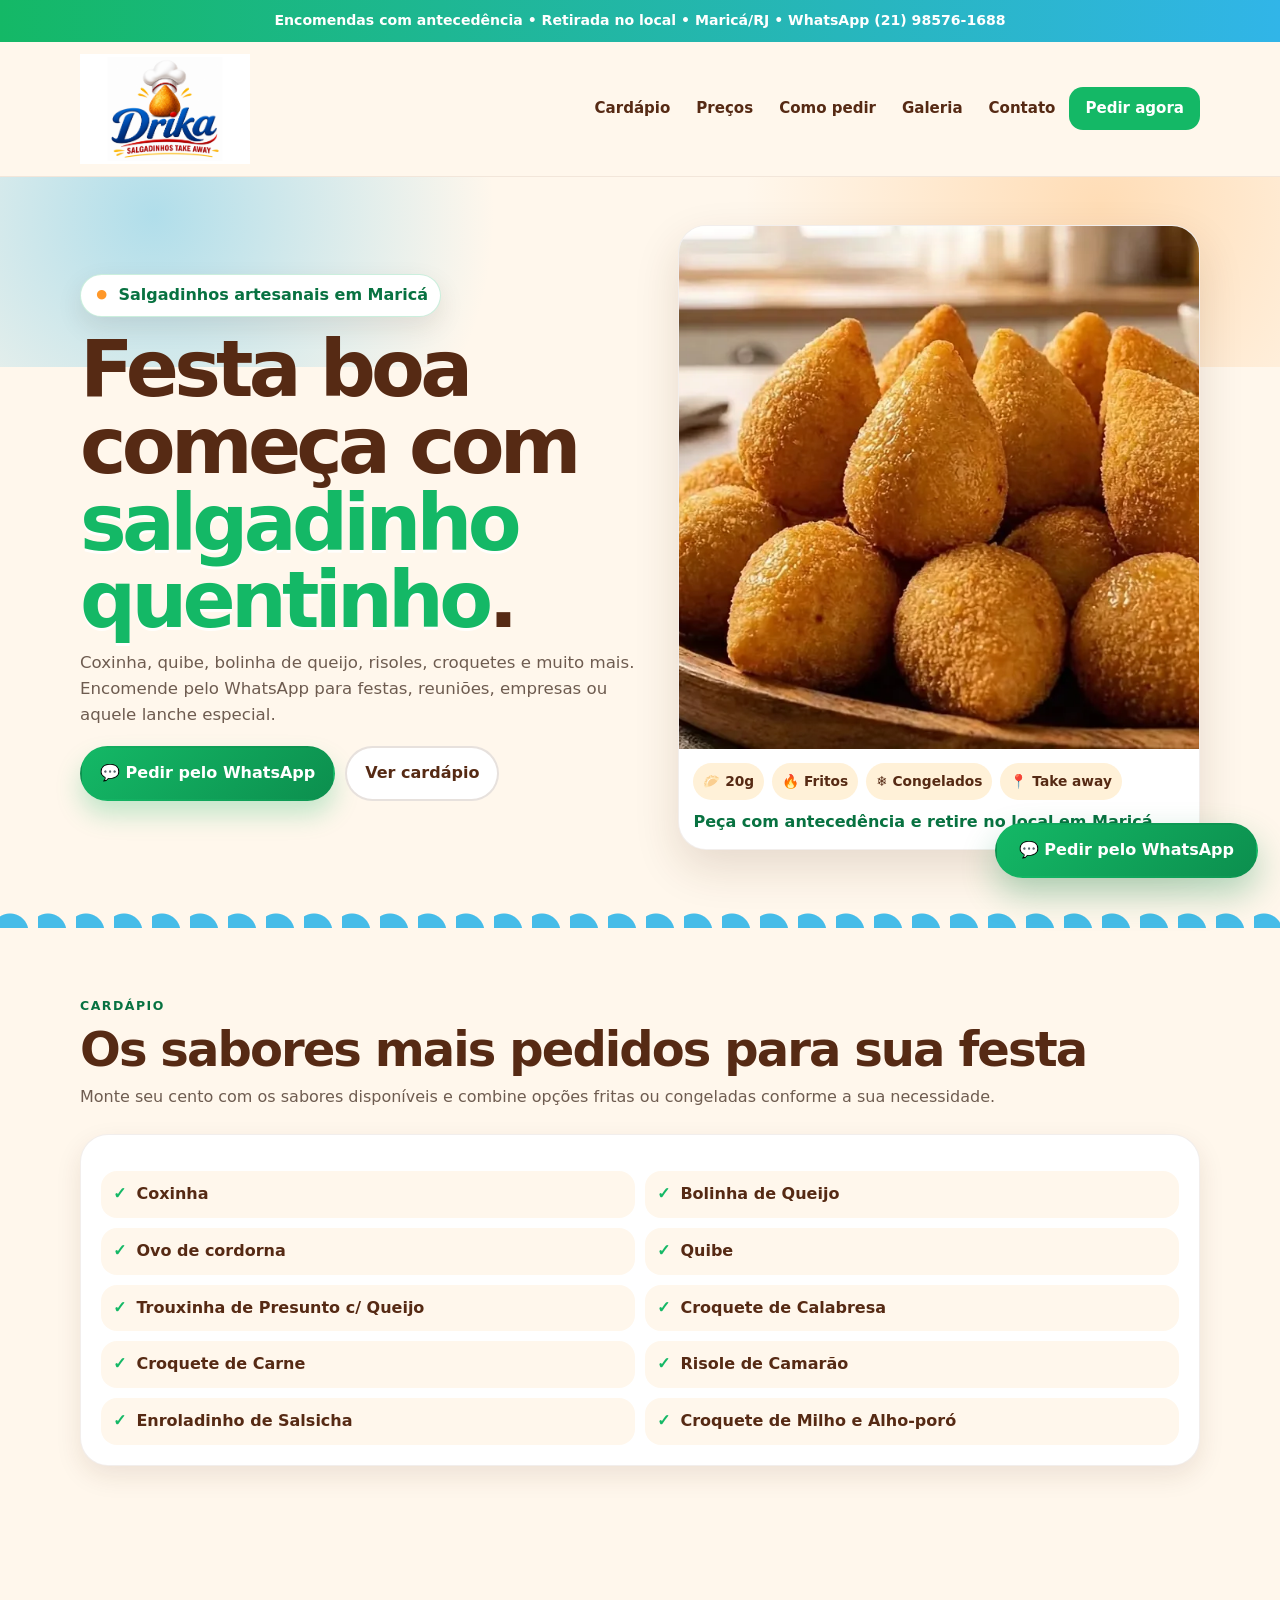
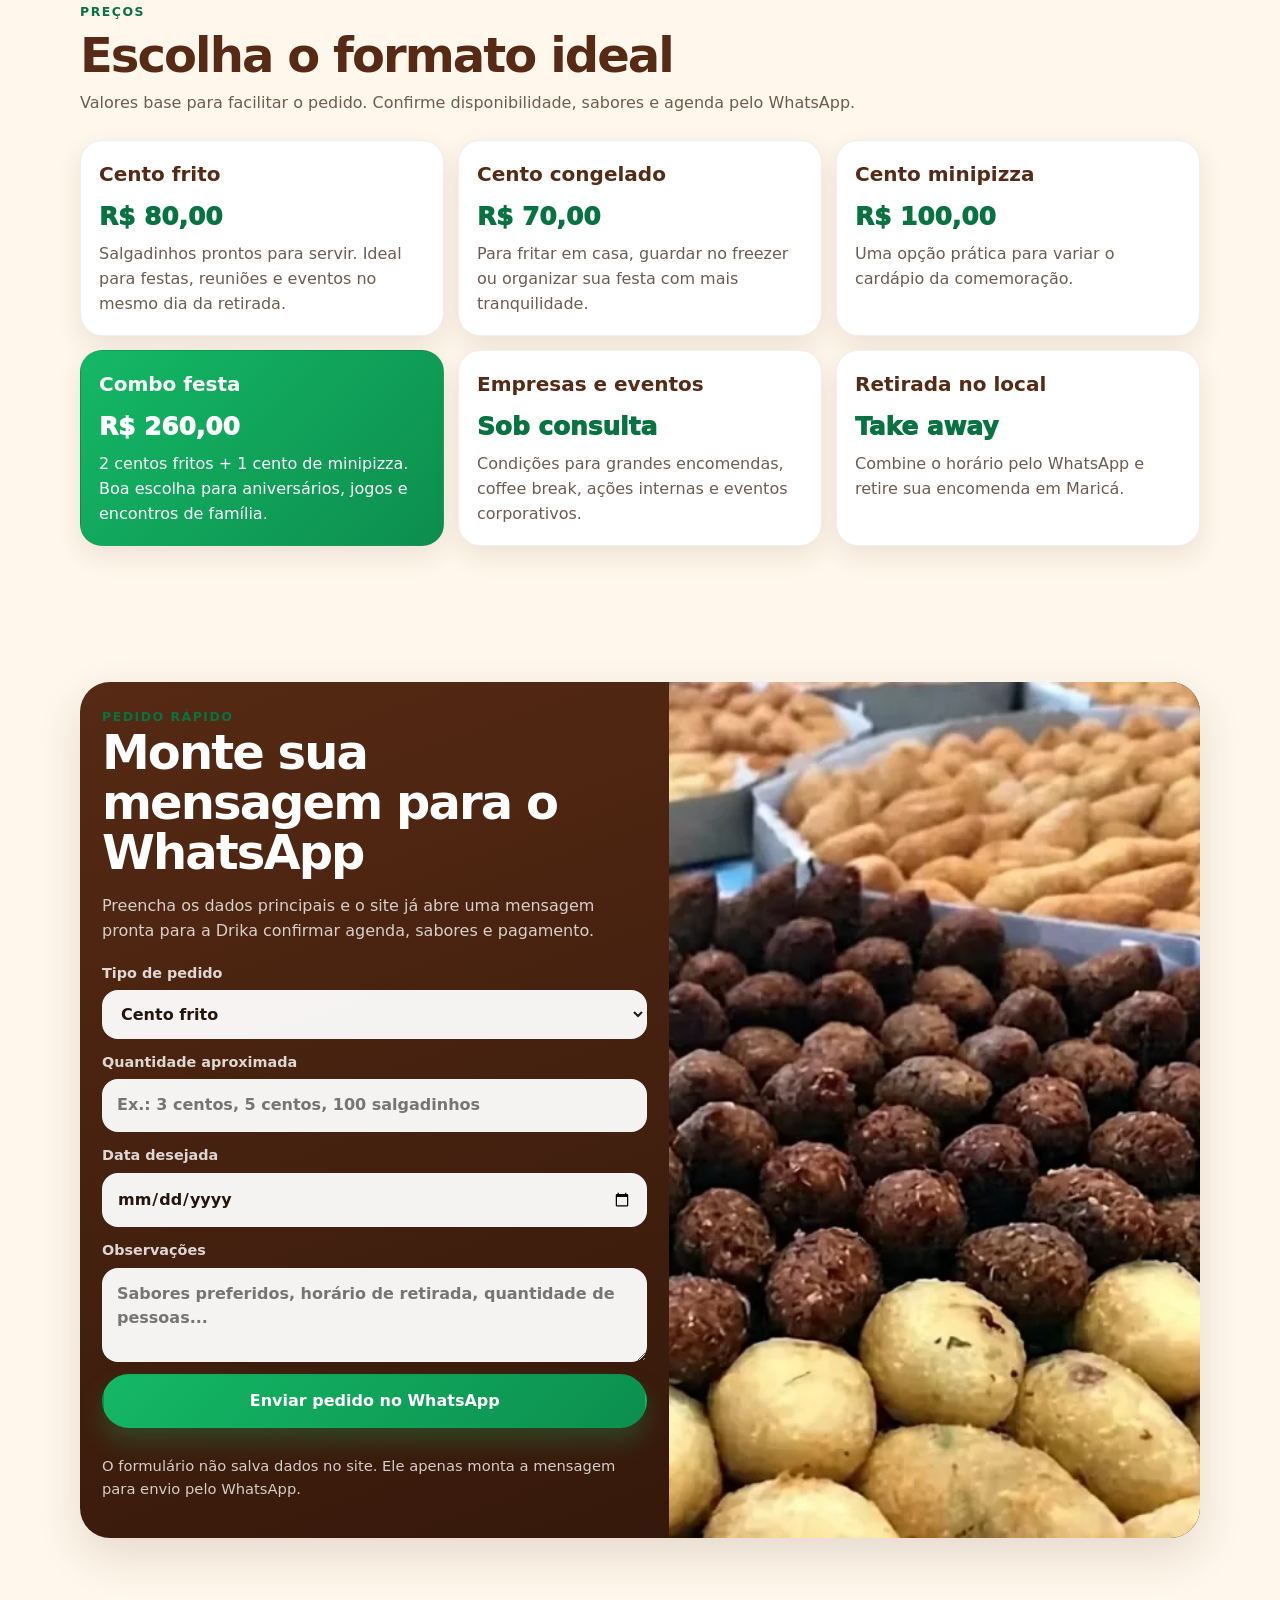
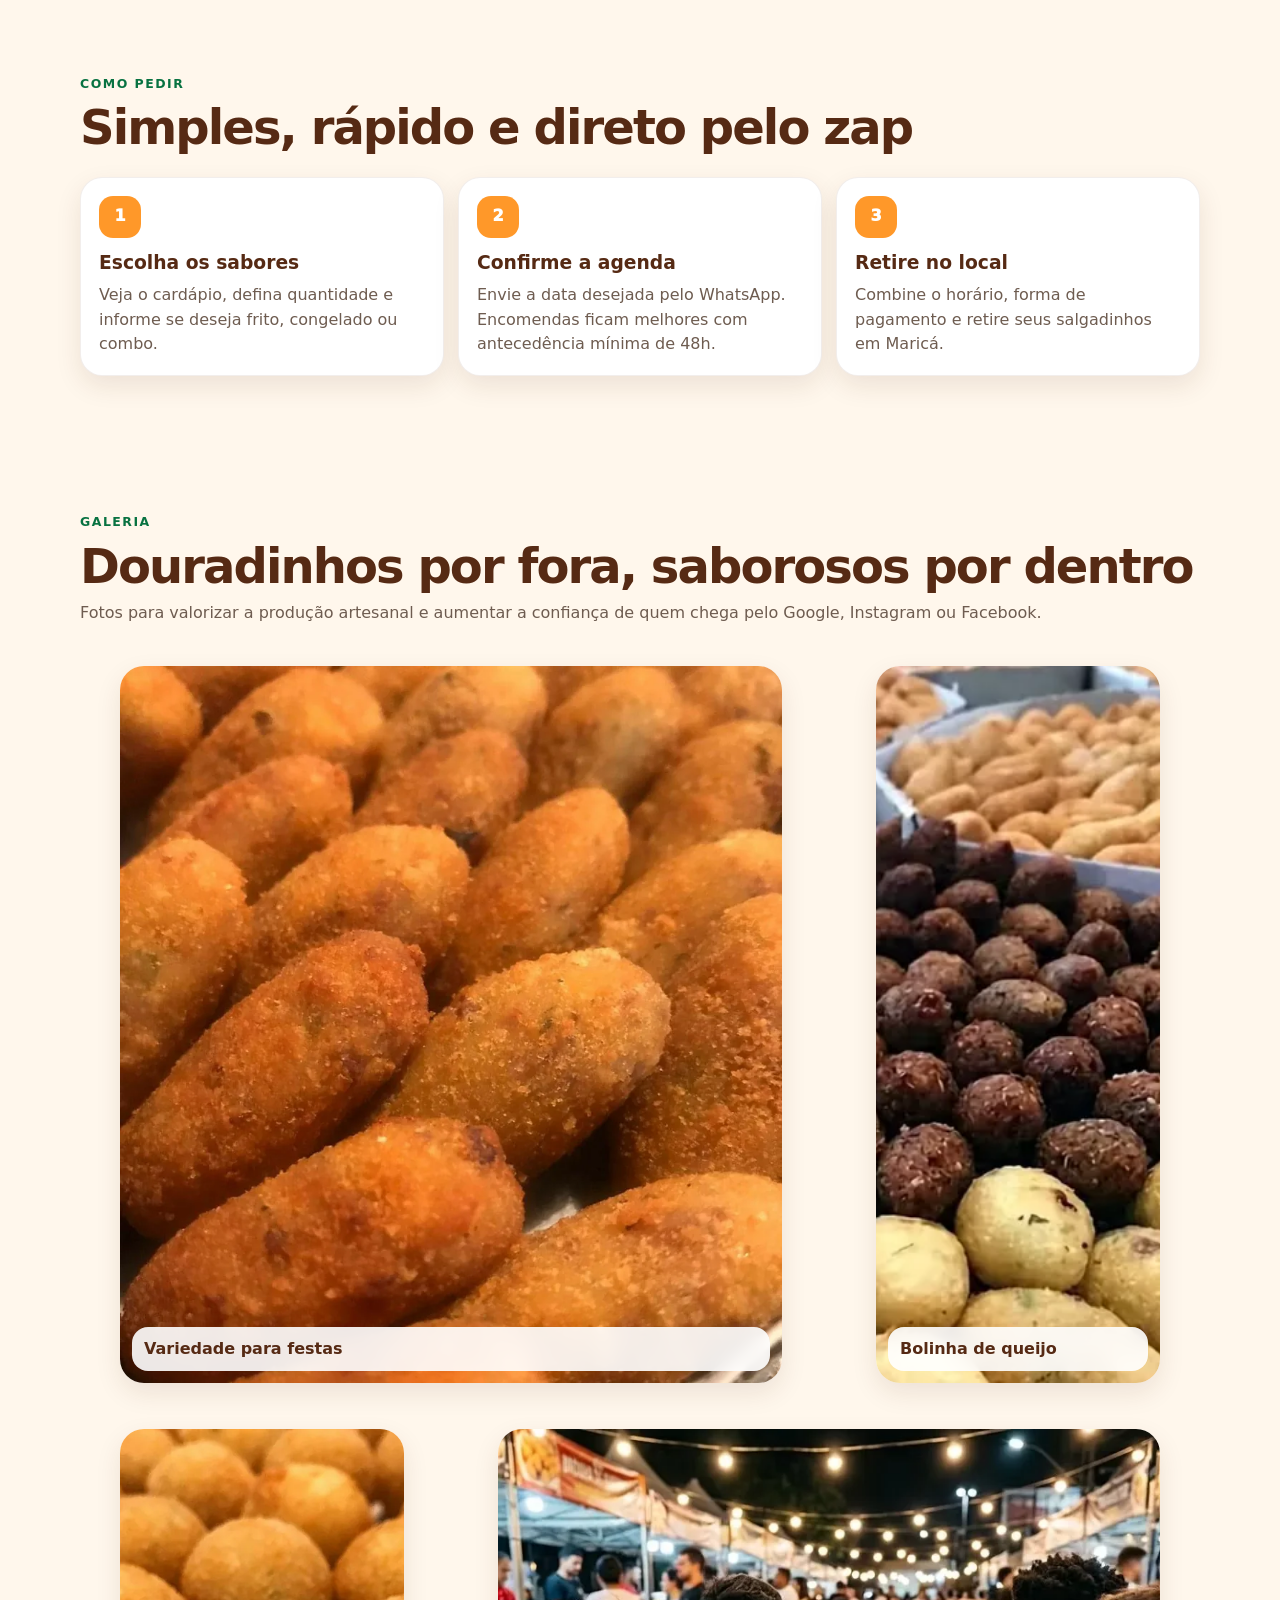
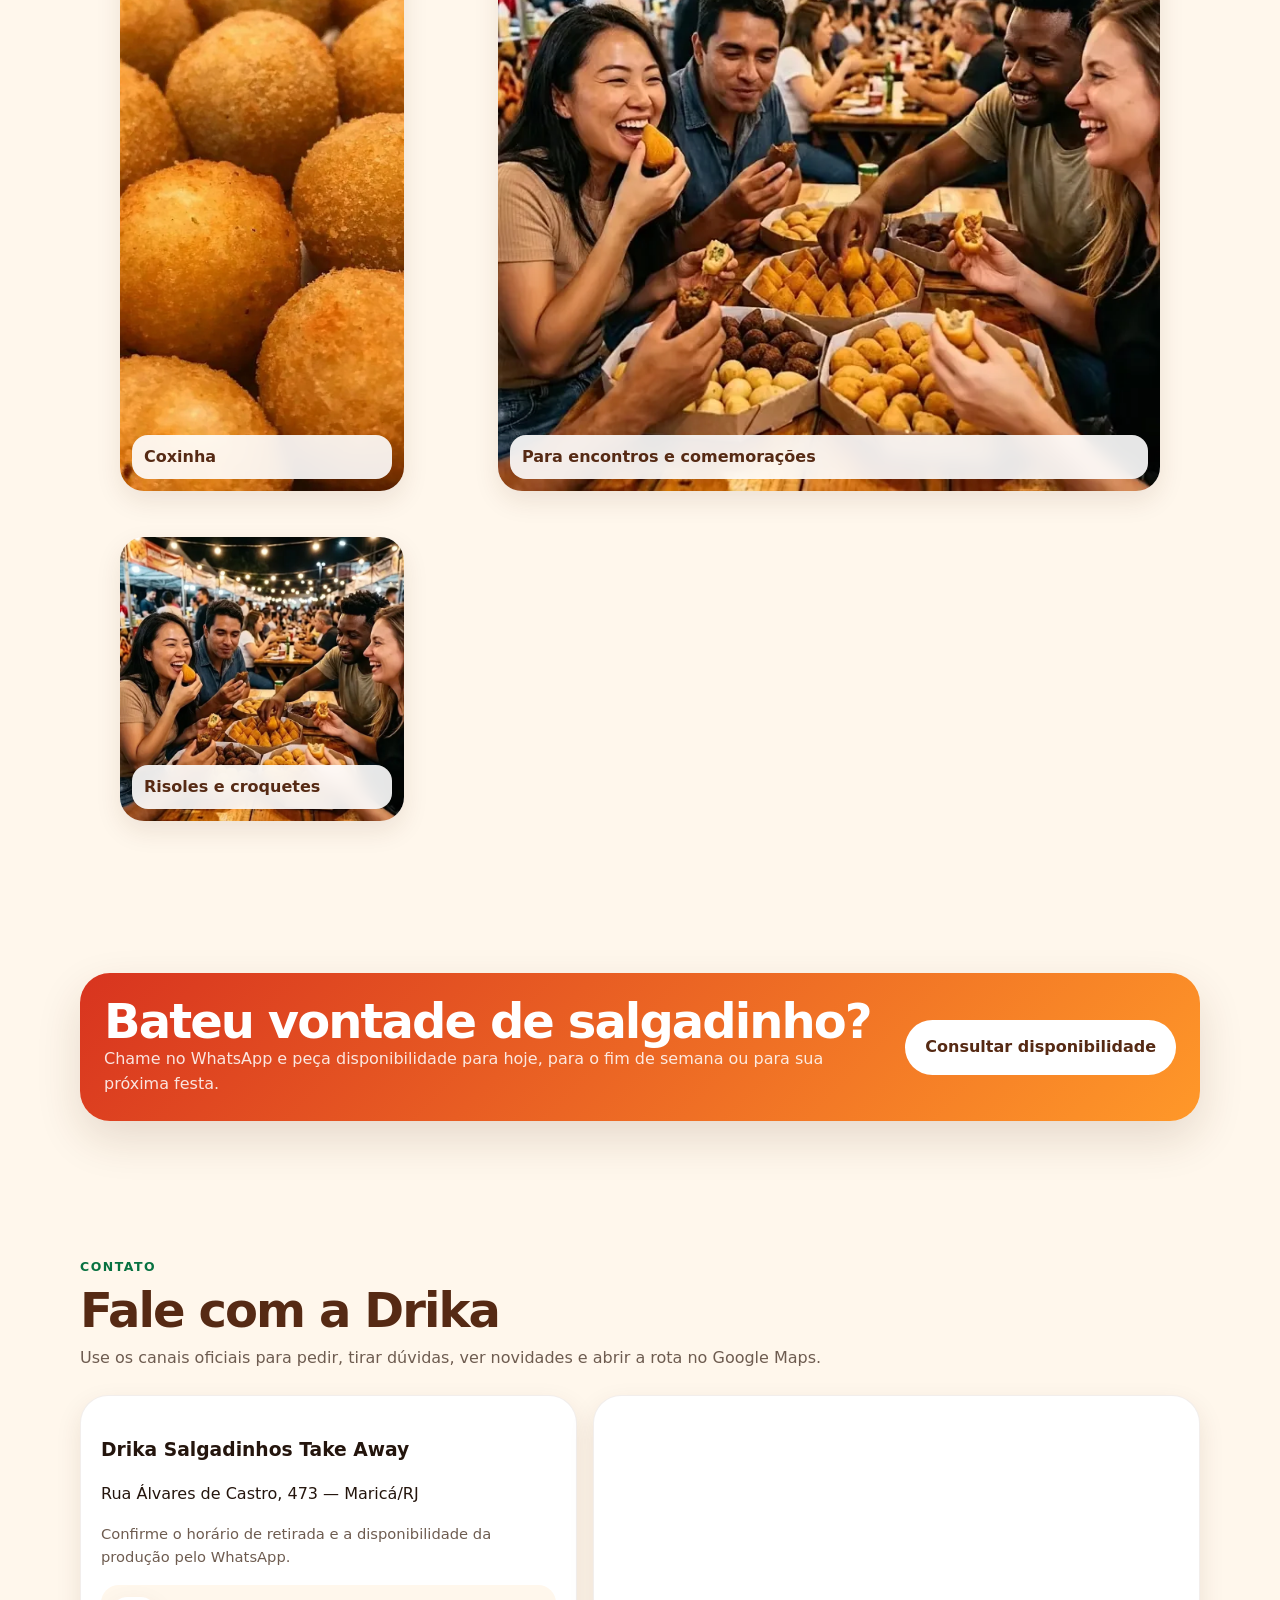
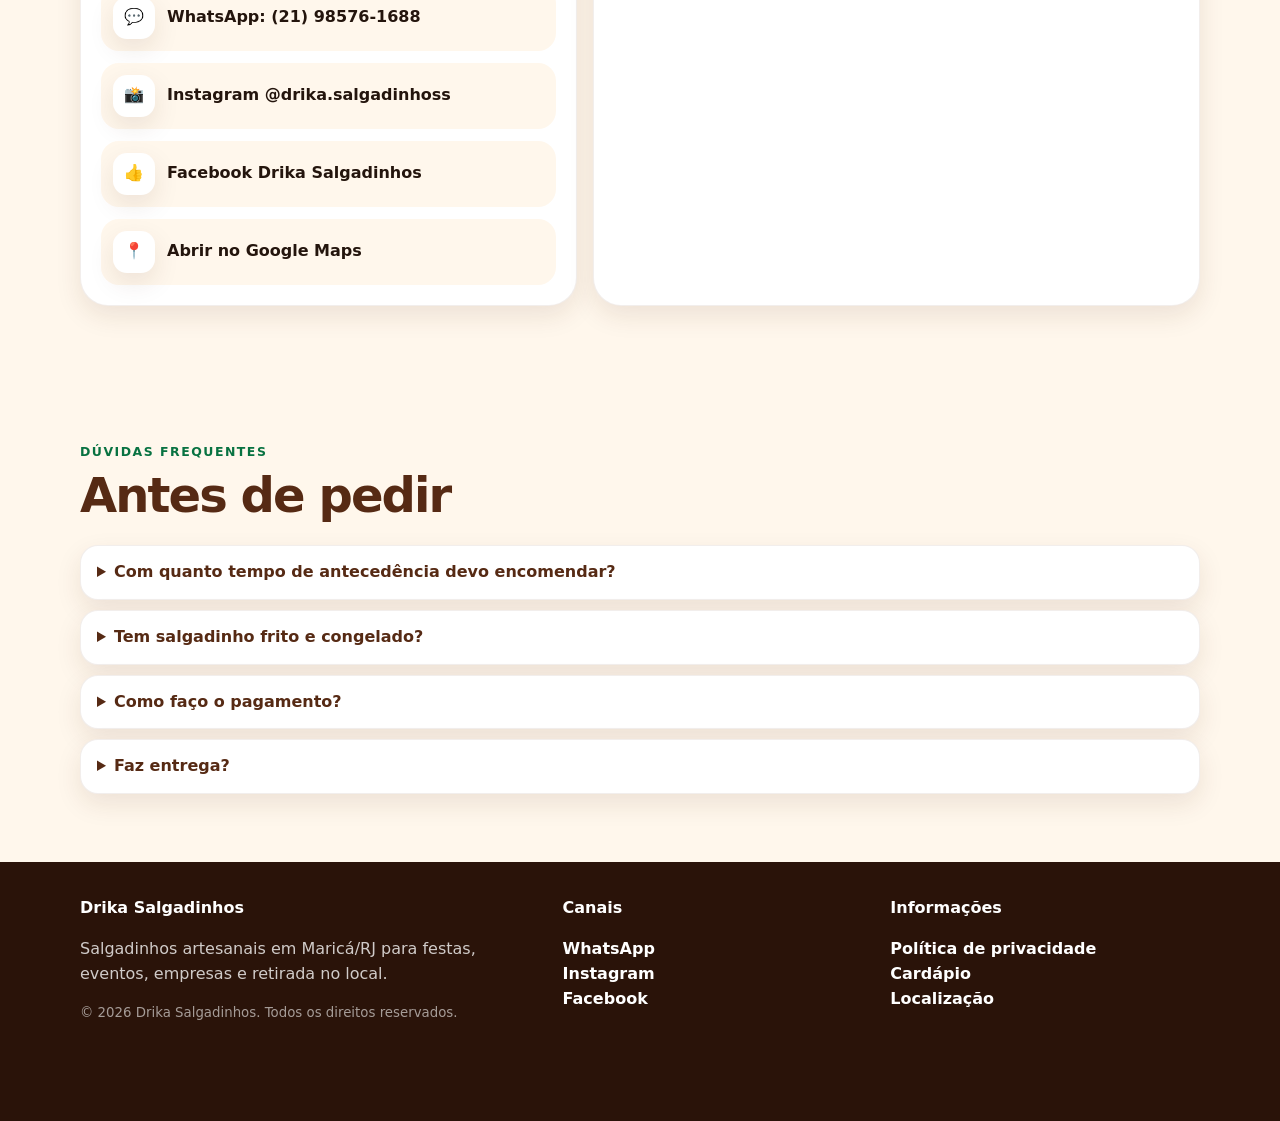
<file: index.html>
<!doctype html>
<html lang="pt-BR">
<head>
  <meta charset="utf-8">
  <meta name="viewport" content="width=device-width, initial-scale=1">
  <title>Drika Salgadinhos em Maricá | Fritos, congelados e encomendas</title>
  <meta name="description" content="Drika Salgadinhos em Maricá/RJ. Salgadinhos artesanais para festas, reuniões, empresas e lanches. Peça pelo WhatsApp e retire no local.">
  <meta name="theme-color" content="#14b866">
  <meta property="og:title" content="Drika Salgadinhos em Maricá">
  <meta property="og:description" content="Salgadinhos artesanais fritos e congelados. Encomendas pelo WhatsApp e retirada no local.">
  <meta property="og:type" content="website">
  <meta property="og:image" content="assets/img/hero-coxinhas.webp">
  <link rel="icon" href="assets/img/favicon.svg" type="image/svg+xml">
  <link rel="manifest" href="manifest.webmanifest">
  <link rel="stylesheet" href="assets/css/styles.css">
  <script type="application/ld+json">
  {
    "@context": "https://schema.org",
    "@type": "FoodEstablishment",
    "name": "Salgadinhos Maricá - Drika Salgadinhos - Ateliê dos Salgadinhos",
    "alternateName": "Drika Salgadinhos",
    "description": "Salgadinhos artesanais em Maricá/RJ, com opções fritas e congeladas para festas, eventos e retirada no local.",
    "telephone": "+55 21 98576-1688",
    "priceRange": "R$70-R$260",
    "servesCuisine": "Salgadinhos brasileiros",
    "address": {
      "@type": "PostalAddress",
      "streetAddress": "Rua Álvares de Castro, 473",
      "addressLocality": "Maricá",
      "addressRegion": "RJ",
      "addressCountry": "BR"
    },
    "geo": {
      "@type": "GeoCoordinates",
      "latitude": -22.921061,
      "longitude": -42.8217587
    },
    "sameAs": [
      "https://www.instagram.com/drika.salgadinhoss/",
      "https://www.facebook.com/profile.php?id=100063478543805",
      "https://maps.app.goo.gl/71BUHFsjH4j9Gp3DA"
    ]
  }
  </script>
</head>
<body>
  <a class="skip-link" href="#conteudo">Pular para o conteúdo</a>
  <div class="topbar">Encomendas com antecedência • Retirada no local • Maricá/RJ • WhatsApp (21) 98576-1688</div>

  <header class="header" aria-label="Cabeçalho do site">
    <div class="container header-inner">
      <a class="logo" href="#topo" aria-label="Página inicial Drika Salgadinhos">
        <img src="assets/img/logo-drika.svg" alt="Drika Salgadinhos Take Away" width="170" height="48">
      </a>
      <button class="menu-toggle" type="button" aria-label="Abrir menu" aria-expanded="false" data-menu-toggle><span></span></button>
      <nav class="nav" data-nav aria-label="Menu principal">
        <a href="#cardapio">Cardápio</a>
        <a href="#combos">Preços</a>
        <a href="#como-pedir">Como pedir</a>
        <a href="#galeria">Galeria</a>
        <a href="#contato">Contato</a>
        <a class="nav-cta" href="https://wa.me/5521985761688?text=Ol%C3%A1%2C%20Drika!%20Vim%20pelo%20site%20e%20quero%20fazer%20uma%20encomenda." target="_blank" rel="noopener">Pedir agora</a>
      </nav>
    </div>
  </header>

  <main id="conteudo">
    <section class="hero" id="topo">
      <div class="container hero-grid">
        <div>
          <span class="eyebrow">Salgadinhos artesanais em Maricá</span>
          <h1>Festa boa começa com <strong>salgadinho quentinho</strong>.</h1>
          <p>Coxinha, quibe, bolinha de queijo, risoles, croquetes e muito mais. Encomende pelo WhatsApp para festas, reuniões, empresas ou aquele lanche especial.</p>
          <div class="hero-actions">
            <a class="btn btn-primary" href="https://wa.me/5521985761688?text=Ol%C3%A1%2C%20Drika!%20Quero%20fazer%20uma%20encomenda%20de%20salgadinhos." target="_blank" rel="noopener">💬 Pedir pelo WhatsApp</a>
            <a class="btn btn-secondary" href="#cardapio">Ver cardápio</a>
          </div>
        </div>
        <article class="hero-card" aria-label="Foto de salgadinhos">
          <img src="assets/img/hero-coxinhas.webp" alt="Travessa com coxinhas artesanais douradas" width="1000" height="523" fetchpriority="high">
          <div class="hero-card-info">
            <div class="badge-row">
              <span class="badge">🥟 20g</span>
              <span class="badge">🔥 Fritos</span>
              <span class="badge">❄️ Congelados</span>
              <span class="badge">📍 Take away</span>
            </div>
            <strong>Peça com antecedência e retire no local em Maricá.</strong>
          </div>
        </article>
      </div>
    </section>

    <div class="wave" aria-hidden="true"></div>

    <section id="cardapio">
      <div class="container">
        <div class="section-head">
          <span class="kicker">Cardápio</span>
          <h2>Os sabores mais pedidos para sua festa</h2>
          <p>Monte seu cento com os sabores disponíveis e combine opções fritas ou congeladas conforme a sua necessidade.</p>
        </div>
        <div class="flavors">
          <ul class="flavor-list">
            <li>Coxinha</li>
            <li>Bolinha de Queijo</li>
            <li>Ovo de cordorna</li>
            <li>Quibe</li>            
            <li>Trouxinha de Presunto c/ Queijo</li>
            <li>Croquete de Calabresa</li>
            <li>Croquete de Carne</li>
            <li>Risole de Camarão</li>
            <li>Enroladinho de Salsicha</li>
            <li>Croquete de Milho e Alho-poró</li>
          </ul>
        </div>
      </div>
    </section>

    <section id="combos">
      <div class="container">
        <div class="section-head">
          <span class="kicker">Preços</span>
          <h2>Escolha o formato ideal</h2>
          <p>Valores base para facilitar o pedido. Confirme disponibilidade, sabores e agenda pelo WhatsApp.</p>
        </div>
        <div class="cards-grid">
          <article class="card">
            <h3>Cento frito</h3>
            <span class="price">R$ 80,00</span>
            <p>Salgadinhos prontos para servir. Ideal para festas, reuniões e eventos no mesmo dia da retirada.</p>
          </article>
          <article class="card">
            <h3>Cento congelado</h3>
            <span class="price">R$ 70,00</span>
            <p>Para fritar em casa, guardar no freezer ou organizar sua festa com mais tranquilidade.</p>
          </article>
          <article class="card">
            <h3>Cento minipizza</h3>
            <span class="price">R$ 100,00</span>
            <p>Uma opção prática para variar o cardápio da comemoração.</p>
          </article>
          <article class="card highlight">
            <h3>Combo festa</h3>
            <span class="price">R$ 260,00</span>
            <p>2 centos fritos + 1 cento de minipizza. Boa escolha para aniversários, jogos e encontros de família.</p>
          </article>
          <article class="card">
            <h3>Empresas e eventos</h3>
            <span class="price">Sob consulta</span>
            <p>Condições para grandes encomendas, coffee break, ações internas e eventos corporativos.</p>
          </article>
          <article class="card">
            <h3>Retirada no local</h3>
            <span class="price">Take away</span>
            <p>Combine o horário pelo WhatsApp e retire sua encomenda em Maricá.</p>
          </article>
        </div>
      </div>
    </section>

    <section id="pedido">
      <div class="container order-box">
        <div class="order-box-content">
          <span class="kicker">Pedido rápido</span>
          <h2>Monte sua mensagem para o WhatsApp</h2>
          <p>Preencha os dados principais e o site já abre uma mensagem pronta para a Drika confirmar agenda, sabores e pagamento.</p>
          <form class="form-grid" data-order-form>
            <label for="tipoPedido"><span>Tipo de pedido</span>
              <select id="tipoPedido" name="tipoPedido">
                <option value="Cento frito">Cento frito</option>
                <option value="Cento congelado">Cento congelado</option>
                <option value="Cento minipizza">Cento minipizza</option>
                <option value="Combo festa: 2 fritos + 1 minipizza">Combo festa</option>
                <option value="Pedido para empresa ou evento">Empresa ou evento</option>
              </select>
            </label>
            <label for="quantidadePedido"><span>Quantidade aproximada</span>
              <input id="quantidadePedido" name="quantidadePedido" type="text" placeholder="Ex.: 3 centos, 5 centos, 100 salgadinhos">
            </label>
            <label for="dataPedido"><span>Data desejada</span>
              <input id="dataPedido" name="dataPedido" type="date">
            </label>
            <label for="observacaoPedido"><span>Observações</span>
              <textarea id="observacaoPedido" name="observacaoPedido" placeholder="Sabores preferidos, horário de retirada, quantidade de pessoas..."></textarea>
            </label>
            <button class="btn btn-primary" type="submit">Enviar pedido no WhatsApp</button>
            <p class="small">O formulário não salva dados no site. Ele apenas monta a mensagem para envio pelo WhatsApp.</p>
          </form>
        </div>
        <div class="order-image" aria-hidden="true">
          <img src="assets/img/mesa-salgados.webp" alt="Mesa com variedades de salgadinhos para festa" width="1000" height="523" loading="lazy">
        </div>
      </div>
    </section>

    <section id="como-pedir">
      <div class="container">
        <div class="section-head">
          <span class="kicker">Como pedir</span>
          <h2>Simples, rápido e direto pelo zap</h2>
        </div>
        <div class="steps">
          <article class="step">
            <h3>Escolha os sabores</h3>
            <p>Veja o cardápio, defina quantidade e informe se deseja frito, congelado ou combo.</p>
          </article>
          <article class="step">
            <h3>Confirme a agenda</h3>
            <p>Envie a data desejada pelo WhatsApp. Encomendas ficam melhores com antecedência mínima de 48h.</p>
          </article>
          <article class="step">
            <h3>Retire no local</h3>
            <p>Combine o horário, forma de pagamento e retire seus salgadinhos em Maricá.</p>
          </article>
        </div>
      </div>
    </section>

    <section id="galeria">
      <div class="container">
        <div class="section-head">
          <span class="kicker">Galeria</span>
          <h2>Douradinhos por fora, saborosos por dentro</h2>
          <p>Fotos para valorizar a produção artesanal e aumentar a confiança de quem chega pelo Google, Instagram ou Facebook.</p>
        </div>
        <div class="gallery-grid">
          <figure class="gallery-item featured">
            <img src="assets/img/salgados-sortidos.webp" alt="Salgadinhos fritos variados em close" width="900" height="975" loading="lazy">
            <figcaption class="gallery-caption">Variedade para festas</figcaption>
          </figure>
          <figure class="gallery-item">
            <img src="assets/img/bolinhas-queijo.webp" alt="Bolinhas de queijo fritas e douradas" width="900" height="471" loading="lazy">
            <figcaption class="gallery-caption">Bolinha de queijo</figcaption>
          </figure>
          <figure class="gallery-item">
            <img src="assets/img/coxinhas-close.webp" alt="Coxinhas artesanais em close" width="900" height="988" loading="lazy">
            <figcaption class="gallery-caption">Coxinha</figcaption>
          </figure>
          <figure class="gallery-item featured">
            <img src="assets/img/festa-salgados.webp" alt="Pessoas em uma festa compartilhando salgadinhos" width="720" height="720" loading="lazy">
            <figcaption class="gallery-caption">Para encontros e comemorações</figcaption>
          </figure>
          <figure class="gallery-item">
            <img src="assets/img/risoles.webp" alt="Risoles fritos em bandeja" width="720" height="720" loading="lazy">
            <figcaption class="gallery-caption">Risoles e croquetes</figcaption>
          </figure>
        </div>
      </div>
    </section>

    <section>
      <div class="container cta-strip">
        <div>
          <h2>Bateu vontade de salgadinho?</h2>
          <p>Chame no WhatsApp e peça disponibilidade para hoje, para o fim de semana ou para sua próxima festa.</p>
        </div>
        <a class="btn btn-secondary" href="https://wa.me/5521985761688?text=Ol%C3%A1%2C%20Drika!%20Quero%20consultar%20disponibilidade%20de%20salgadinhos." target="_blank" rel="noopener">Consultar disponibilidade</a>
      </div>
    </section>

    <section id="contato">
      <div class="container">
        <div class="section-head">
          <span class="kicker">Contato</span>
          <h2>Fale com a Drika</h2>
          <p>Use os canais oficiais para pedir, tirar dúvidas, ver novidades e abrir a rota no Google Maps.</p>
        </div>
        <div class="contact-grid">
          <article class="contact-card">
            <h3>Drika Salgadinhos Take Away</h3>
            <p>Rua Álvares de Castro, 473 — Maricá/RJ</p>
            <p class="small">Confirme o horário de retirada e a disponibilidade da produção pelo WhatsApp.</p>
            <div class="contact-list">
              <a class="contact-link" href="https://wa.me/5521985761688" target="_blank" rel="noopener"><span>💬</span> WhatsApp: (21) 98576-1688</a>
              <a class="contact-link" href="https://www.instagram.com/drika.salgadinhoss/" target="_blank" rel="noopener"><span>📸</span> Instagram @drika.salgadinhoss</a>
              <a class="contact-link" href="https://www.facebook.com/profile.php?id=100063478543805" target="_blank" rel="noopener"><span>👍</span> Facebook Drika Salgadinhos</a>
              <a class="contact-link" href="https://maps.app.goo.gl/71BUHFsjH4j9Gp3DA" target="_blank" rel="noopener"><span>📍</span> Abrir no Google Maps</a>
            </div>
          </article>
          <div class="map-frame" aria-label="Mapa da Drika Salgadinhos em Maricá">
            <iframe title="Mapa da Drika Salgadinhos em Maricá" loading="lazy" referrerpolicy="no-referrer-when-downgrade" src="https://www.google.com/maps?q=Rua%20%C3%81lvares%20de%20Castro%2C%20473%2C%20Maric%C3%A1%2C%20RJ&output=embed"></iframe>
          </div>
        </div>
      </div>
    </section>

    <section class="faq" id="duvidas">
      <div class="container">
        <div class="section-head">
          <span class="kicker">Dúvidas frequentes</span>
          <h2>Antes de pedir</h2>
        </div>
        <details>
          <summary>Com quanto tempo de antecedência devo encomendar?</summary>
          <p>O ideal é pedir com pelo menos 48 horas de antecedência. Para grandes encomendas, festas e empresas, quanto antes melhor.</p>
        </details>
        <details>
          <summary>Tem salgadinho frito e congelado?</summary>
          <p>Sim. Há opções fritas para servir e opções congeladas para preparar em casa.</p>
        </details>
        <details>
          <summary>Como faço o pagamento?</summary>
          <p>Combine pelo WhatsApp. A Drika informa as opções disponíveis, como Pix, dinheiro ou cartão.</p>
        </details>
        <details>
          <summary>Faz entrega?</summary>
          <p>O foco é retirada no local. Entrega pode ser consultada pelo WhatsApp conforme região, agenda e quantidade.</p>
        </details>
      </div>
    </section>
  </main>

  <footer class="footer">
    <div class="container footer-grid">
      <div>
        <strong>Drika Salgadinhos</strong>
        <p>Salgadinhos artesanais em Maricá/RJ para festas, eventos, empresas e retirada no local.</p>
        <small>© <span data-year></span> Drika Salgadinhos. Todos os direitos reservados.</small>
      </div>
      <div>
        <strong>Canais</strong>
        <p><a href="https://wa.me/5521985761688" target="_blank" rel="noopener">WhatsApp</a><br>
        <a href="https://www.instagram.com/drika.salgadinhoss/" target="_blank" rel="noopener">Instagram</a><br>
        <a href="https://www.facebook.com/profile.php?id=100063478543805" target="_blank" rel="noopener">Facebook</a></p>
      </div>
      <div>
        <strong>Informações</strong>
        <p><a href="privacidade.html">Política de privacidade</a><br>
        <a href="#cardapio">Cardápio</a><br>
        <a href="#contato">Localização</a></p>
      </div>
    </div>
  </footer>

  <a class="btn btn-primary whatsapp-float" href="https://wa.me/5521985761688?text=Ol%C3%A1%2C%20Drika!%20Vim%20pelo%20site%20e%20quero%20fazer%20uma%20encomenda." target="_blank" rel="noopener">💬 Pedir pelo WhatsApp</a>
  <script src="assets/js/script.js" defer></script>
</body>
</html>
</file>
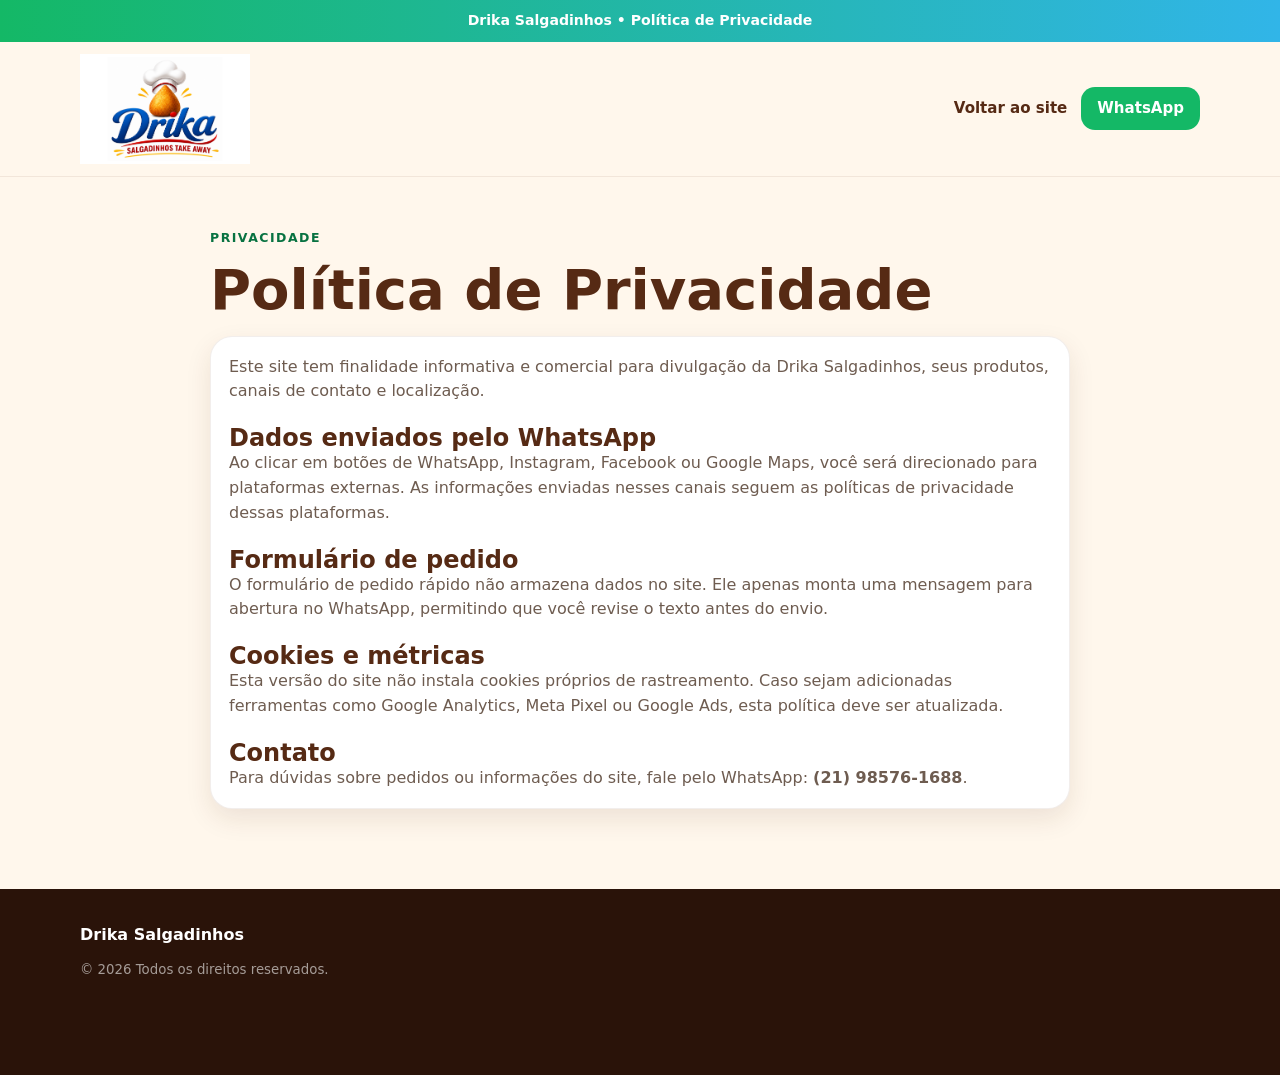
<file: privacidade.html>
<!doctype html>
<html lang="pt-BR">
<head>
  <meta charset="utf-8">
  <meta name="viewport" content="width=device-width, initial-scale=1">
  <title>Política de Privacidade | Drika Salgadinhos</title>
  <meta name="description" content="Política de privacidade do site Drika Salgadinhos.">
  <link rel="icon" href="assets/img/favicon.svg" type="image/svg+xml">
  <link rel="stylesheet" href="assets/css/styles.css">
</head>
<body>
  <div class="topbar">Drika Salgadinhos • Política de Privacidade</div>
  <header class="header">
    <div class="container header-inner">
      <a class="logo" href="index.html"><img src="assets/img/logo-drika.svg" alt="Drika Salgadinhos" width="170" height="48"></a>
      <nav class="nav" style="display:flex;position:static;background:transparent;box-shadow:none;padding:0;">
        <a href="index.html">Voltar ao site</a>
        <a class="nav-cta" href="https://wa.me/5521985761688" target="_blank" rel="noopener">WhatsApp</a>
      </nav>
    </div>
  </header>
  <main class="container" style="padding:48px 0 80px;max-width:860px;">
    <span class="kicker">Privacidade</span>
    <h1 style="font-size:clamp(2rem,8vw,3.5rem);line-height:1;margin:12px 0 18px;color:var(--marrom);">Política de Privacidade</h1>
    <div class="card">
      <p>Este site tem finalidade informativa e comercial para divulgação da Drika Salgadinhos, seus produtos, canais de contato e localização.</p>
      <h2 style="font-size:1.5rem;letter-spacing:0;margin-top:22px;">Dados enviados pelo WhatsApp</h2>
      <p>Ao clicar em botões de WhatsApp, Instagram, Facebook ou Google Maps, você será direcionado para plataformas externas. As informações enviadas nesses canais seguem as políticas de privacidade dessas plataformas.</p>
      <h2 style="font-size:1.5rem;letter-spacing:0;margin-top:22px;">Formulário de pedido</h2>
      <p>O formulário de pedido rápido não armazena dados no site. Ele apenas monta uma mensagem para abertura no WhatsApp, permitindo que você revise o texto antes do envio.</p>
      <h2 style="font-size:1.5rem;letter-spacing:0;margin-top:22px;">Cookies e métricas</h2>
      <p>Esta versão do site não instala cookies próprios de rastreamento. Caso sejam adicionadas ferramentas como Google Analytics, Meta Pixel ou Google Ads, esta política deve ser atualizada.</p>
      <h2 style="font-size:1.5rem;letter-spacing:0;margin-top:22px;">Contato</h2>
      <p>Para dúvidas sobre pedidos ou informações do site, fale pelo WhatsApp: <a href="https://wa.me/5521985761688" target="_blank" rel="noopener"><strong>(21) 98576-1688</strong></a>.</p>
    </div>
  </main>
  <footer class="footer"><div class="container"><strong>Drika Salgadinhos</strong><small>© <span data-year></span> Todos os direitos reservados.</small></div></footer>
  <script src="assets/js/script.js" defer></script>
</body>
</html>
</file>
<file: assets/css/styles.css>
/*
  Site Drika Salgadinhos — CSS mobile-first
  Cores inspiradas nos materiais enviados: azul, verde, laranja e vermelho.
*/
:root {
  --verde: #14b866;
  --verde-escuro: #087241;
  --azul: #31b5e8;
  --azul-escuro: #0879a5;
  --laranja: #ff9829;
  --vermelho: #d8341f;
  --creme: #fff7ec;
  --creme-2: #fff1d8;
  --marrom: #562a14;
  --texto: #24150d;
  --muted: #6e5c50;
  --branco: #ffffff;
  --sombra: 0 18px 45px rgba(75, 39, 15, .14);
  --sombra-suave: 0 10px 26px rgba(75, 39, 15, .10);
  --radius: 22px;
  --container: 1120px;
}

* { box-sizing: border-box; }
html { scroll-behavior: smooth; }
body {
  margin: 0;
  font-family: Inter, system-ui, -apple-system, BlinkMacSystemFont, "Segoe UI", Arial, sans-serif;
  color: var(--texto);
  background: var(--creme);
  line-height: 1.55;
}
img { max-width: 100%; display: block; }
a { color: inherit; text-decoration: none; }
button, input, select, textarea { font: inherit; }

.container {
  width: min(100% - 32px, var(--container));
  margin-inline: auto;
}
.skip-link {
  position: absolute;
  left: -999px;
  top: 8px;
  background: var(--texto);
  color: var(--branco);
  padding: 10px 14px;
  border-radius: 999px;
  z-index: 99;
}
.skip-link:focus { left: 8px; }

.topbar {
  background: linear-gradient(90deg, var(--verde), var(--azul));
  color: var(--branco);
  font-weight: 800;
  font-size: .88rem;
  text-align: center;
  padding: 10px 12px;
}

.header {
  position: sticky;
  top: 0;
  z-index: 20;
  background: rgba(255, 247, 236, .92);
  backdrop-filter: blur(12px);
  border-bottom: 1px solid rgba(86, 42, 20, .08);
}
.header-inner {
  display: flex;
  align-items: center;
  justify-content: space-between;
  gap: 16px;
  padding: 12px 0;
}
.logo {
  display: flex;
  align-items: center;
  gap: 10px;
  min-width: 168px;
}
.logo img { width: 170px; height: auto; }

.menu-toggle {
  width: 46px;
  height: 46px;
  border: 0;
  background: var(--branco);
  border-radius: 14px;
  box-shadow: var(--sombra-suave);
  display: grid;
  place-items: center;
  cursor: pointer;
}
.menu-toggle span,
.menu-toggle span::before,
.menu-toggle span::after {
  display: block;
  width: 22px;
  height: 2px;
  background: var(--marrom);
  border-radius: 999px;
  content: "";
}
.menu-toggle span::before { transform: translateY(-7px); }
.menu-toggle span::after { transform: translateY(5px); }

.nav {
  position: absolute;
  inset: 70px 16px auto 16px;
  background: var(--branco);
  border-radius: 20px;
  box-shadow: var(--sombra);
  padding: 12px;
  display: none;
}
.nav.is-open { display: block; }
.nav a {
  display: block;
  padding: 12px 14px;
  border-radius: 14px;
  color: var(--marrom);
  font-weight: 800;
}
.nav a:hover,
.nav a:focus-visible { background: var(--creme-2); outline: none; }
.nav .nav-cta {
  background: var(--verde);
  color: var(--branco);
  text-align: center;
  margin-top: 4px;
}

.hero {
  position: relative;
  overflow: hidden;
  padding: 28px 0 34px;
}
.hero::before {
  content: "";
  position: absolute;
  inset: 0 0 auto 0;
  height: 190px;
  background: radial-gradient(circle at 12% 20%, rgba(49,181,232,.38), transparent 30%),
              radial-gradient(circle at 86% 16%, rgba(255,152,41,.28), transparent 32%);
  pointer-events: none;
}
.hero-grid {
  position: relative;
  display: grid;
  gap: 22px;
}
.eyebrow {
  display: inline-flex;
  align-items: center;
  gap: 8px;
  width: fit-content;
  background: var(--branco);
  color: var(--verde-escuro);
  font-weight: 900;
  border: 1px solid rgba(20,184,102,.22);
  border-radius: 999px;
  padding: 8px 12px;
  box-shadow: var(--sombra-suave);
}
.eyebrow::before { content: "•"; font-size: 1.7rem; line-height: 0; color: var(--laranja); }
.hero h1 {
  margin: 14px 0 12px;
  font-size: clamp(2.15rem, 10vw, 4.9rem);
  line-height: .98;
  letter-spacing: -0.06em;
  color: var(--marrom);
}
.hero h1 strong {
  color: var(--verde);
  text-shadow: 0 3px 0 rgba(255,255,255,.85);
}
.hero p {
  margin: 0 0 18px;
  color: var(--muted);
  font-size: 1.04rem;
}
.hero-actions,
.section-actions {
  display: flex;
  flex-direction: column;
  gap: 10px;
}
.btn {
  display: inline-flex;
  align-items: center;
  justify-content: center;
  gap: 9px;
  min-height: 50px;
  border-radius: 999px;
  border: 2px solid transparent;
  padding: 13px 18px;
  font-weight: 900;
  transition: transform .16s ease, box-shadow .16s ease, background .16s ease;
  cursor: pointer;
}
.btn:hover { transform: translateY(-2px); }
.btn-primary {
  color: var(--branco);
  background: linear-gradient(135deg, var(--verde), #0c8f4e);
  box-shadow: 0 14px 25px rgba(20,184,102,.25);
}
.btn-secondary {
  background: var(--branco);
  color: var(--marrom);
  border-color: rgba(86, 42, 20, .14);
}
.btn-ghost {
  background: transparent;
  color: var(--marrom);
  border-color: rgba(86, 42, 20, .18);
}

.hero-card {
  background: var(--branco);
  border-radius: 28px;
  overflow: hidden;
  box-shadow: var(--sombra);
  border: 1px solid rgba(86, 42, 20, .08);
}
.hero-card img {
  aspect-ratio: 4 / 3;
  object-fit: cover;
  width: 100%;
}
.hero-card-info {
  display: grid;
  grid-template-columns: 1fr;
  gap: 10px;
  padding: 14px;
}
.badge-row { display: flex; flex-wrap: wrap; gap: 8px; }
.badge {
  display: inline-flex;
  align-items: center;
  gap: 6px;
  border-radius: 999px;
  padding: 8px 10px;
  background: var(--creme-2);
  color: var(--marrom);
  font-weight: 800;
  font-size: .86rem;
}
.hero-card-info strong { color: var(--verde-escuro); }

.wave {
  height: 18px;
  background: radial-gradient(circle at 10px 22px, var(--azul) 18px, transparent 19px) repeat-x;
  background-size: 38px 30px;
  opacity: .9;
}

section { padding: 50px 0; }
.section-head {
  display: grid;
  gap: 10px;
  margin-bottom: 24px;
}
.kicker {
  color: var(--verde-escuro);
  font-weight: 900;
  letter-spacing: .12em;
  text-transform: uppercase;
  font-size: .78rem;
}
h2 {
  margin: 0;
  color: var(--marrom);
  font-size: clamp(1.85rem, 8vw, 3rem);
  line-height: 1.04;
  letter-spacing: -0.04em;
}
.section-head p { margin: 0; color: var(--muted); }

.cards-grid {
  display: grid;
  gap: 14px;
}
.card {
  background: var(--branco);
  border: 1px solid rgba(86, 42, 20, .08);
  border-radius: var(--radius);
  box-shadow: var(--sombra-suave);
  padding: 18px;
}
.card.highlight {
  background: linear-gradient(135deg, var(--verde), #0d8e4e);
  color: var(--branco);
}
.card.highlight h3,
.card.highlight .price,
.card.highlight p { color: var(--branco); }
.card h3 { margin: 0 0 8px; color: var(--marrom); font-size: 1.25rem; }
.card p { margin: 0; color: var(--muted); }
.price {
  display: block;
  color: var(--verde-escuro);
  font-size: 1.55rem;
  font-weight: 950;
  margin: 8px 0 6px;
}
.small { font-size: .92rem; color: var(--muted); }

.flavors {
  background: var(--branco);
  border-radius: 28px;
  padding: 20px;
  box-shadow: var(--sombra-suave);
  border: 1px solid rgba(86, 42, 20, .08);
}
.flavor-list {
  list-style: none;
  padding: 0;
  margin: 16px 0 0;
  display: grid;
  gap: 10px;
}
.flavor-list li {
  display: flex;
  align-items: center;
  gap: 10px;
  background: var(--creme);
  border-radius: 16px;
  padding: 11px 12px;
  color: var(--marrom);
  font-weight: 800;
}
.flavor-list li::before { content: "✓"; color: var(--verde); font-weight: 950; }

.order-box {
  background: linear-gradient(160deg, var(--marrom), #2f1509);
  color: var(--branco);
  border-radius: 30px;
  overflow: hidden;
  box-shadow: var(--sombra);
}
.order-box-content { padding: 22px; }
.order-box h2 { color: var(--branco); }
.order-box p { color: rgba(255,255,255,.78); }
.form-grid { display: grid; gap: 12px; margin-top: 18px; }
label { display: grid; gap: 6px; font-weight: 800; }
label span { color: rgba(255,255,255,.82); font-size: .9rem; }
input, select, textarea {
  width: 100%;
  border: 1px solid rgba(255,255,255,.14);
  background: rgba(255,255,255,.95);
  color: var(--texto);
  border-radius: 16px;
  padding: 13px 14px;
  outline: none;
}
textarea { min-height: 94px; resize: vertical; }
input:focus, select:focus, textarea:focus { box-shadow: 0 0 0 3px rgba(49,181,232,.34); }
.order-image img {
  width: 100%;
  height: 260px;
  object-fit: cover;
}

.steps {
  display: grid;
  gap: 14px;
  counter-reset: steps;
}
.step {
  background: var(--branco);
  border-radius: var(--radius);
  padding: 18px;
  box-shadow: var(--sombra-suave);
  border: 1px solid rgba(86, 42, 20, .08);
  counter-increment: steps;
}
.step::before {
  content: counter(steps);
  display: grid;
  place-items: center;
  width: 42px;
  height: 42px;
  border-radius: 14px;
  background: var(--laranja);
  color: var(--branco);
  font-weight: 950;
  margin-bottom: 10px;
}
.step h3 { margin: 0 0 6px; color: var(--marrom); }
.step p { margin: 0; color: var(--muted); }

.gallery-grid {
  display: grid;
  gap: 14px;
}
.gallery-item {
  position: relative;
  overflow: hidden;
  border-radius: 24px;
  background: var(--branco);
  box-shadow: var(--sombra-suave);
  min-height: 210px;
}
.gallery-item img {
  width: 100%;
  height: 100%;
  min-height: 230px;
  object-fit: cover;
}
.gallery-caption {
  position: absolute;
  left: 12px;
  right: 12px;
  bottom: 12px;
  background: rgba(255,255,255,.9);
  border-radius: 16px;
  padding: 10px 12px;
  color: var(--marrom);
  font-weight: 900;
  backdrop-filter: blur(8px);
}

.cta-strip {
  background: linear-gradient(135deg, var(--vermelho), var(--laranja));
  color: var(--branco);
  border-radius: 30px;
  padding: 24px;
  display: grid;
  gap: 16px;
  box-shadow: var(--sombra);
}
.cta-strip h2 { color: var(--branco); }
.cta-strip p { margin: 0; color: rgba(255,255,255,.86); }
.cta-strip .btn-secondary { border-color: transparent; }

.contact-grid {
  display: grid;
  gap: 16px;
}
.contact-card {
  background: var(--branco);
  border-radius: 28px;
  padding: 20px;
  box-shadow: var(--sombra-suave);
  border: 1px solid rgba(86, 42, 20, .08);
}
.contact-list { display: grid; gap: 12px; margin-top: 16px; }
.contact-link {
  display: flex;
  gap: 12px;
  align-items: center;
  background: var(--creme);
  border-radius: 18px;
  padding: 12px;
  font-weight: 900;
}
.contact-link span {
  display: grid;
  place-items: center;
  width: 42px;
  height: 42px;
  border-radius: 14px;
  background: var(--branco);
  box-shadow: var(--sombra-suave);
}
.map-frame {
  overflow: hidden;
  border-radius: 28px;
  min-height: 340px;
  box-shadow: var(--sombra-suave);
  border: 1px solid rgba(86, 42, 20, .08);
  background: var(--branco);
}
.map-frame iframe {
  width: 100%;
  height: 360px;
  border: 0;
}

.faq details {
  background: var(--branco);
  border: 1px solid rgba(86, 42, 20, .08);
  border-radius: 18px;
  padding: 14px 16px;
  box-shadow: var(--sombra-suave);
}
.faq details + details { margin-top: 10px; }
.faq summary { cursor: pointer; font-weight: 900; color: var(--marrom); }
.faq p { margin: 10px 0 0; color: var(--muted); }

.footer {
  background: #2a1309;
  color: rgba(255,255,255,.78);
  padding: 34px 0 94px;
}
.footer strong { color: var(--branco); }
.footer-grid { display: grid; gap: 18px; }
.footer a { color: var(--branco); font-weight: 800; }
.footer small { display: block; margin-top: 12px; color: rgba(255,255,255,.58); }

.whatsapp-float {
  position: fixed;
  left: 16px;
  right: 16px;
  bottom: 16px;
  z-index: 40;
  box-shadow: 0 16px 35px rgba(11, 136, 76, .32);
}

@media (min-width: 700px) {
  .hero-actions,
  .section-actions { flex-direction: row; align-items: center; }
  .hero-grid { grid-template-columns: 1.05fr .95fr; align-items: center; }
  .cards-grid { grid-template-columns: repeat(3, 1fr); }
  .flavor-list { grid-template-columns: repeat(2, 1fr); }
  .steps { grid-template-columns: repeat(3, 1fr); }
  .gallery-grid { grid-template-columns: repeat(3, 1fr); }
  .gallery-item.featured { grid-column: span 2; }
  .order-box { display: grid; grid-template-columns: 1fr .9fr; align-items: stretch; }
  .order-image img { height: 100%; min-height: 480px; }
  .contact-grid { grid-template-columns: .9fr 1.1fr; align-items: stretch; }
  .cta-strip { grid-template-columns: 1fr auto; align-items: center; }
  .footer-grid { grid-template-columns: 1.2fr .8fr .8fr; }
}

@media (min-width: 980px) {
  .menu-toggle { display: none; }
  .nav {
    position: static;
    display: flex !important;
    align-items: center;
    background: transparent;
    box-shadow: none;
    padding: 0;
    border-radius: 0;
    gap: 2px;
  }
  .nav a { padding: 10px 12px; font-size: .94rem; }
  .nav .nav-cta { margin-top: 0; padding: 10px 16px; }
  .hero { padding: 48px 0 60px; }
  section { padding: 68px 0; }
  .whatsapp-float { left: auto; right: 22px; bottom: 22px; width: auto; padding-inline: 22px; }
}

@media (prefers-reduced-motion: reduce) {
  *, *::before, *::after { scroll-behavior: auto !important; transition: none !important; }
}
</file>
